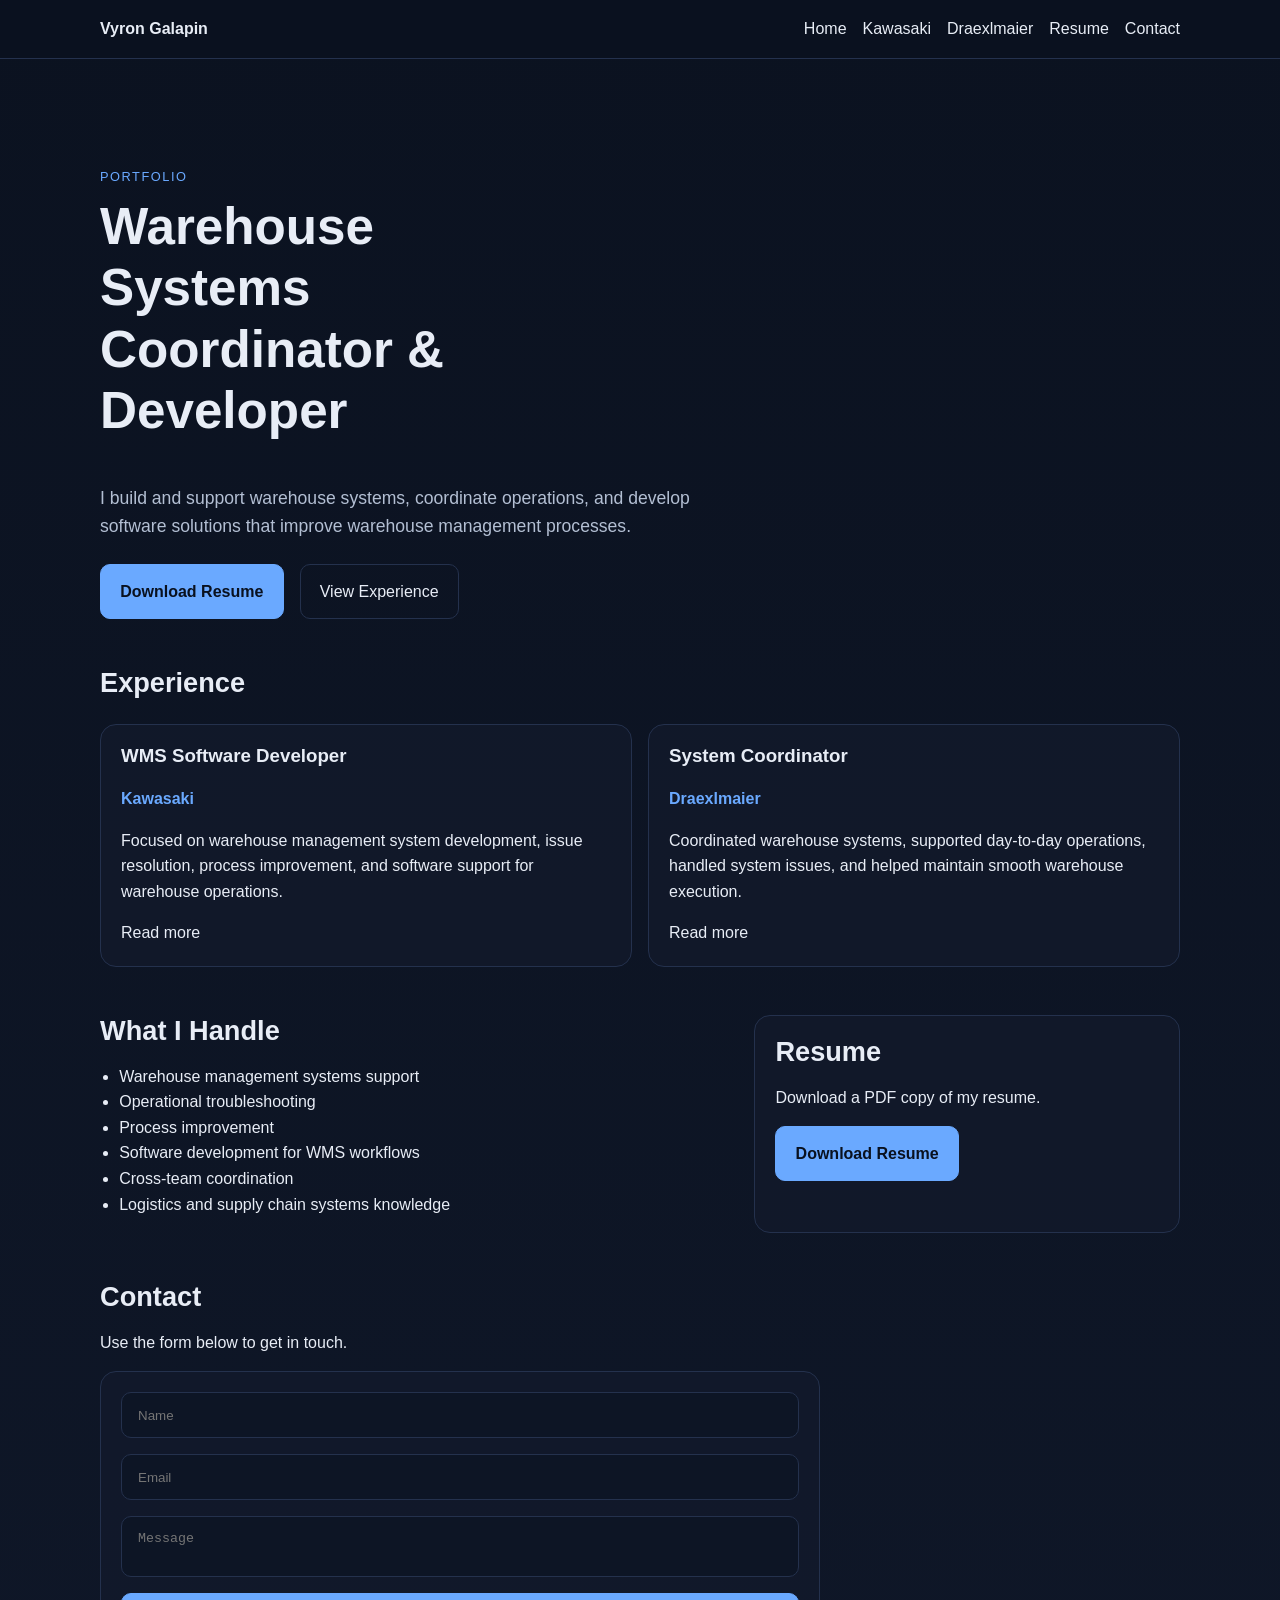
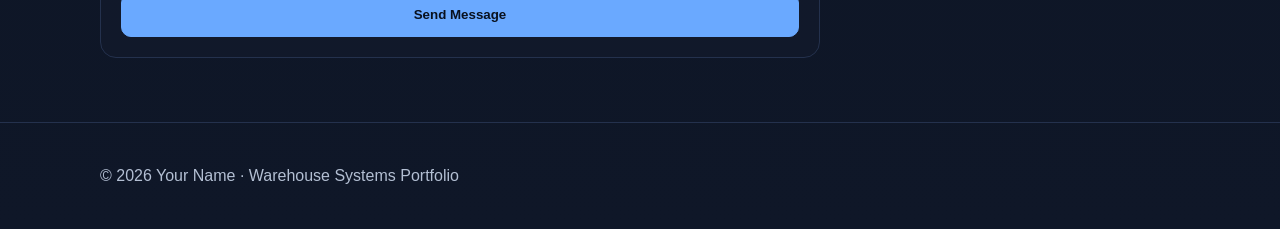
<file: index.html>
<!DOCTYPE html>
<html lang="en">

<head>
  <meta charset="UTF-8" />
  <meta name="viewport" content="width=device-width, initial-scale=1.0" />
  <title>Warehouse Systems & WMS Portfolio</title>
  <link rel="stylesheet" href="styles.css" />
</head>

<body>
  <header class="site-header">
    <div class="container nav">
      <a class="brand" href="index.html">Vyron Galapin</a>
      <nav>
        <a href="index.html">Home</a>
        <a href="kawasaki.html">Kawasaki</a>
        <a href="draexlmaier.html">Draexlmaier</a>
        <a href="assets/resume.pdf" download>Resume</a>
        <a href="#contact">Contact</a>
      </nav>
    </div>
  </header>

  <main>
    <section class="hero container">
      <p class="eyebrow">Portfolio</p>
      <h1>Warehouse Systems Coordinator & Developer</h1>
      <p class="lede">
        I build and support warehouse systems, coordinate operations, and develop software solutions that improve
        warehouse management processes.
      </p>
      <div class="cta-row">
        <a class="btn primary" href="assets/resume.pdf" download>Download Resume</a>
        <a class="btn" href="#roles">View Experience</a>
      </div>
    </section>

    <section id="roles" class="container">
      <h2>Experience</h2>
      <div class="cards">
        <article class="card">
          <h3>WMS Software Developer</h3>
          <p class="meta">Kawasaki</p>
          <p>
            Focused on warehouse management system development, issue resolution, process improvement,
            and software support for warehouse operations.
          </p>
          <a class="text-link" href="kawasaki.html">Read more</a>
        </article>

        <article class="card">
          <h3>System Coordinator</h3>
          <p class="meta">Draexlmaier</p>
          <p>
            Coordinated warehouse systems, supported day-to-day operations, handled system issues,
            and helped maintain smooth warehouse execution.
          </p>
          <a class="text-link" href="draexlmaier.html">Read more</a>
        </article>
      </div>
    </section>

    <section class="container split">
      <div>
        <h2>What I Handle</h2>
        <ul class="clean-list">
          <li>Warehouse management systems support</li>
          <li>Operational troubleshooting</li>
          <li>Process improvement</li>
          <li>Software development for WMS workflows</li>
          <li>Cross-team coordination</li>
          <li>Logistics and supply chain systems knowledge</li>
        </ul>
      </div>
      <div class="panel">
        <h2>Resume</h2>
        <p>Download a PDF copy of my resume.</p>
        <a class="btn primary" href="assets/resume.pdf" download>Download Resume</a>
      </div>
    </section>

    <section id="contact" class="container contact">
      <h2>Contact</h2>
      <p>Use the form below to get in touch.</p>
      <!-- <form id="contactForm" class="contact-form">
        <label>
          Name
          <input type="text" name="name" required />
        </label>
        <label>
          Email
          <input type="email" name="email" required />
        </label>
        <label>
          Message
          <textarea name="message" rows="6" required></textarea>
        </label>
        <button type="submit" class="btn primary">Send Message</button>
        <p id="formMessage" class="form-message"></p>
      </form> -->
      <!-- <p class="note">This starter version is ready for GitHub Pages. To make the form actually send email, connect it to a service like Formspree.</p> -->
      <form action="https://formspree.io/f/mbdzavdg" method="POST" class="contact-form">
        <input name="name" type="text" placeholder="Name" required>
        <input name="email" type="email" placeholder="Email" required>
        <textarea style="resize: none;" name="message" required placeholder="Message"></textarea>

        <input type="hidden" name="_subject" value="New portfolio contact submission">
        <input type="hidden" name="_next" value="https://yourusername.github.io/your-repo/thank-you.html">

        <button class="btn primary" type="submit" class="btn primary">Send Message</button>
      </form>
    </section>
  </main>

  <footer class="site-footer">
    <div class="container">
      <p>© 2026 Your Name · Warehouse Systems Portfolio</p>
    </div>
  </footer>

  <script src="main.js"></script>
</body>

</html>
</file>
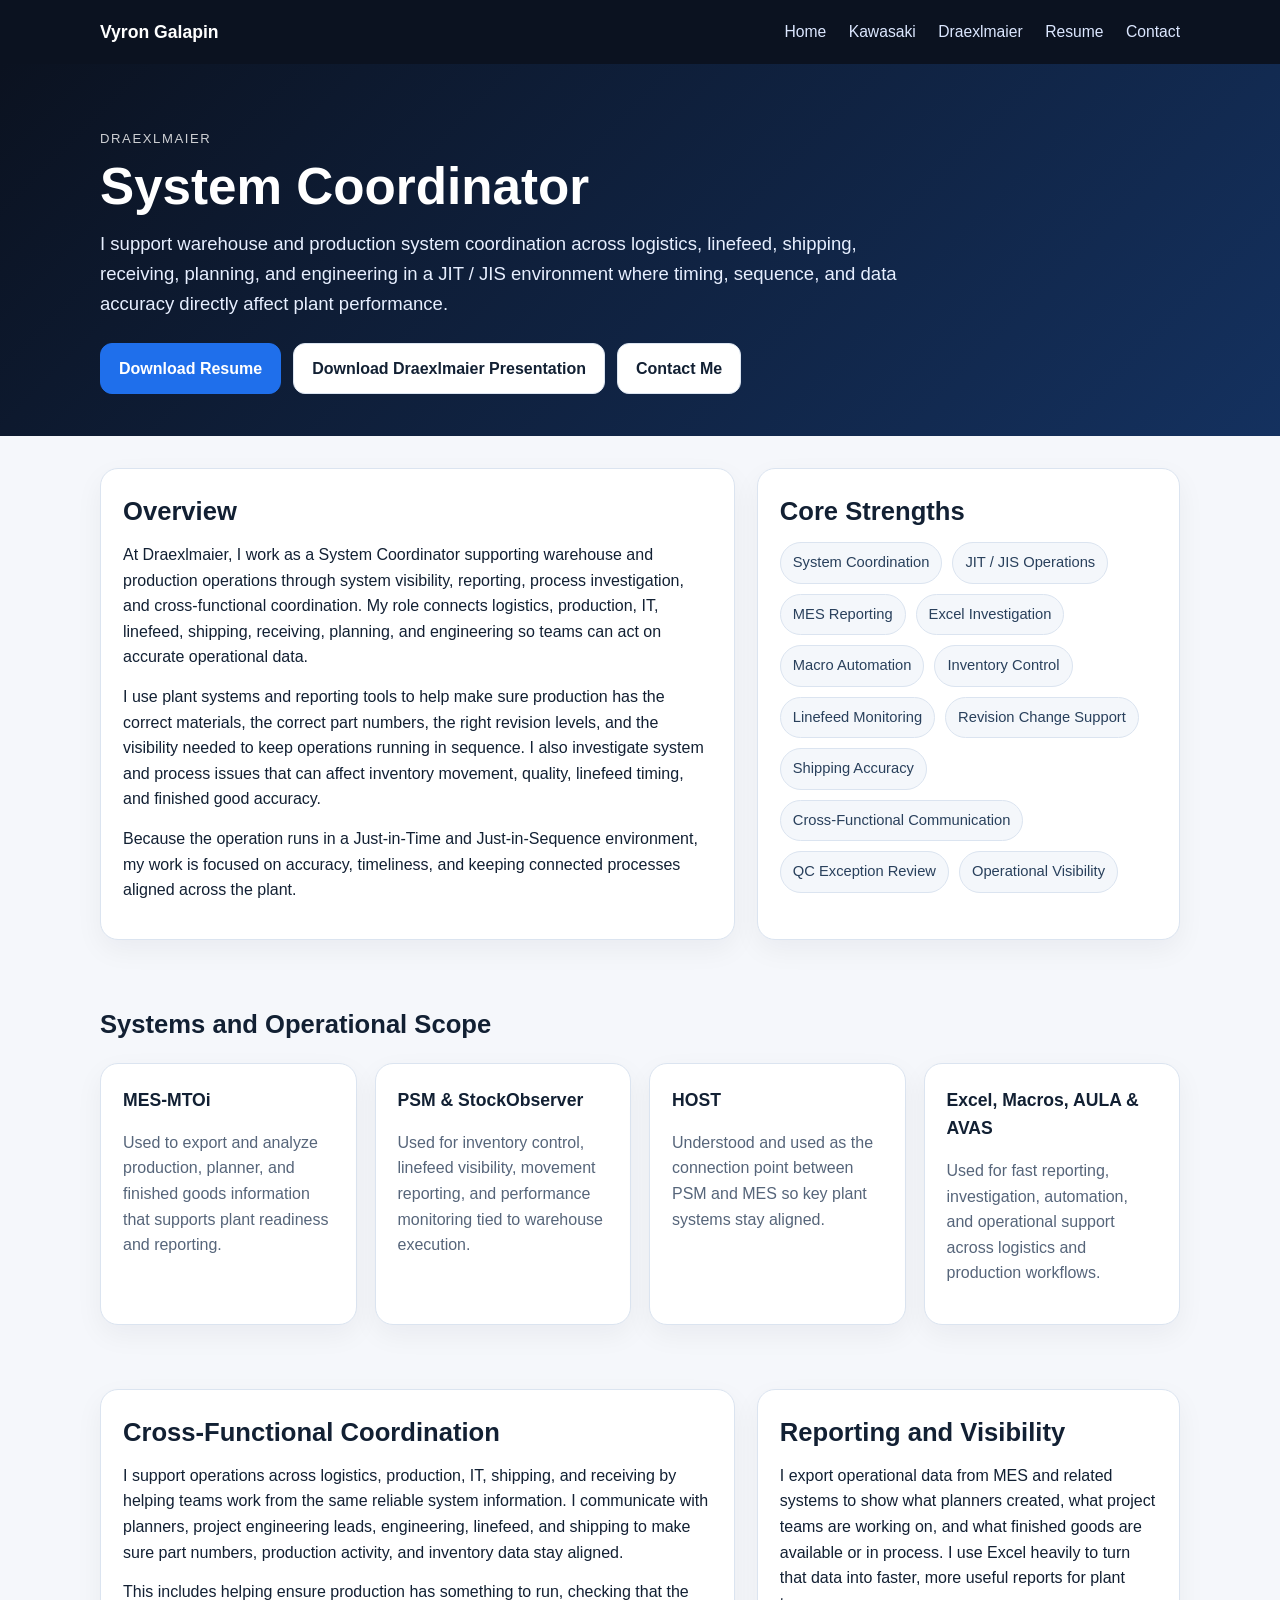
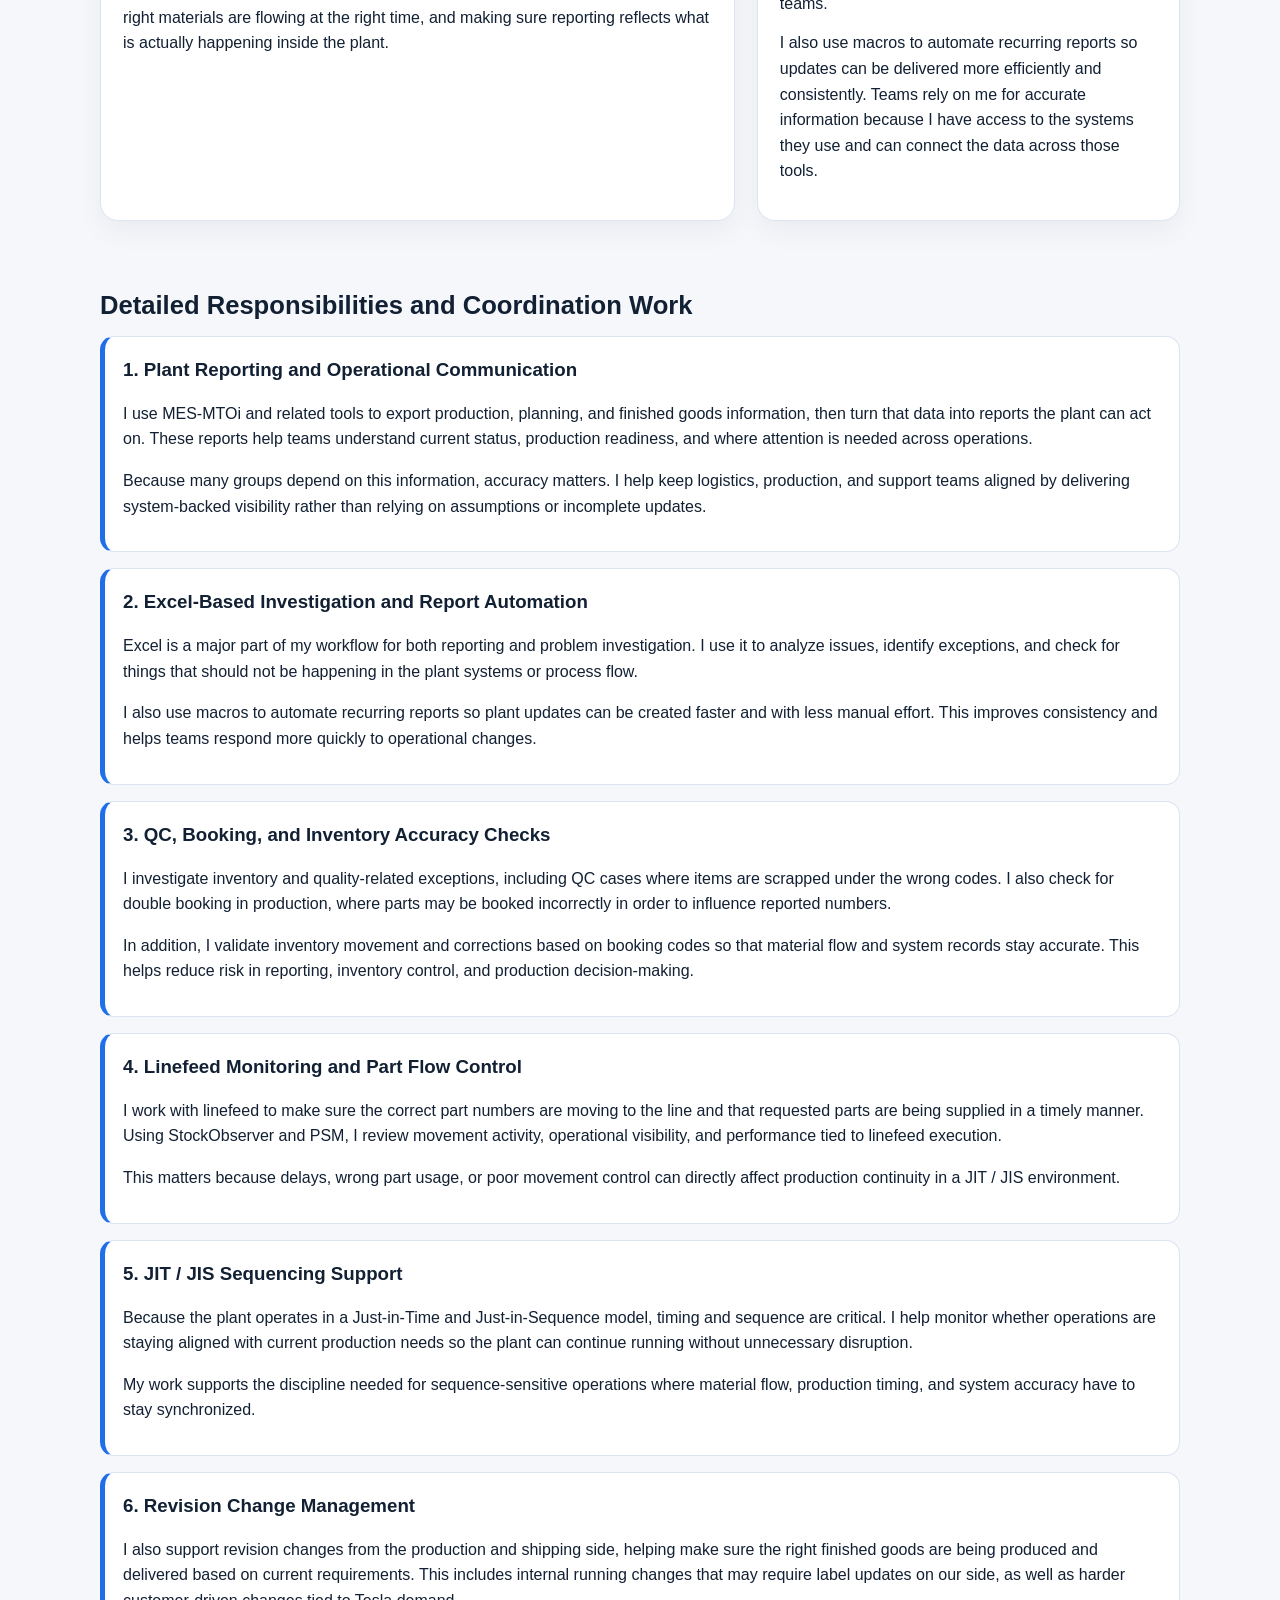
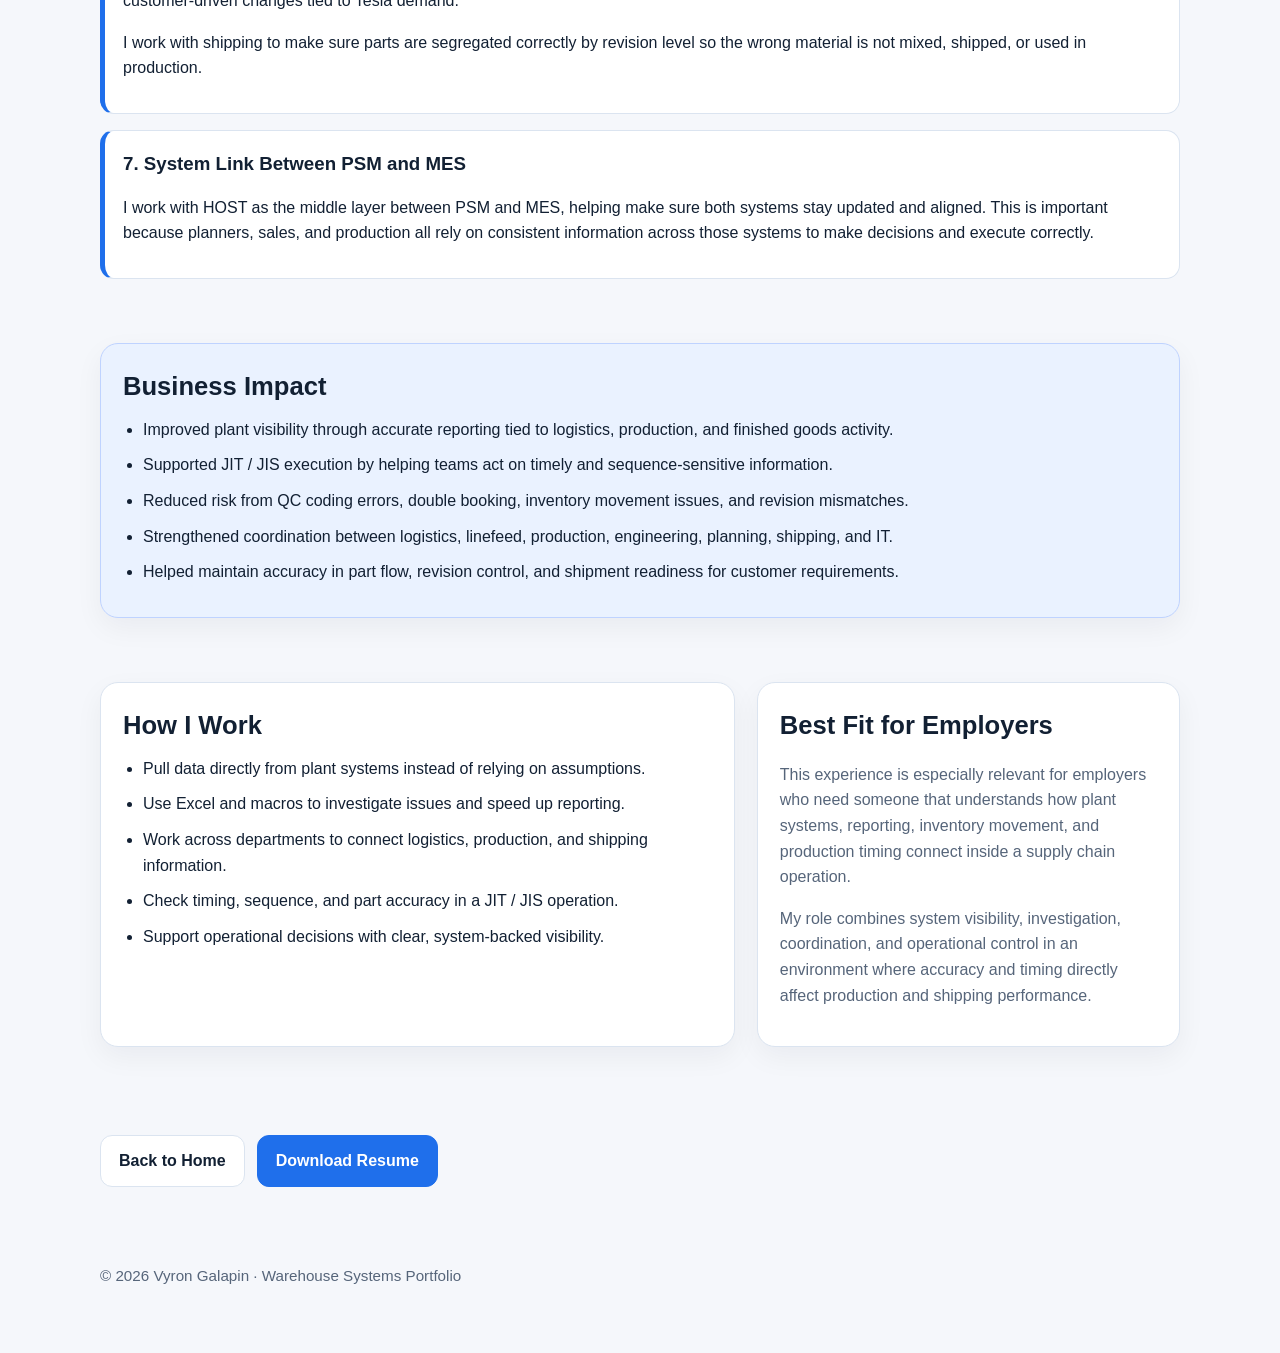
<file: draexlmaier.html>
<!DOCTYPE html>
<html lang="en">
<head>
  <meta charset="UTF-8" />
  <meta name="viewport" content="width=device-width, initial-scale=1.0" />
  <title>System Coordinator | Draexlmaier</title>
  <style>
    :root{
      --bg:#0b1220;
      --card:#ffffff;
      --ink:#122033;
      --muted:#56657a;
      --accent:#1f6feb;
      --accent-soft:#eaf2ff;
      --line:#dbe4f0;
      --chip:#f4f7fb;
    }
    *{box-sizing:border-box}
    body{
      margin:0;
      font-family:Arial, Helvetica, sans-serif;
      color:var(--ink);
      background:#f5f7fb;
      line-height:1.6;
    }
    .site-header{
      background:var(--bg);
      color:#fff;
      padding:18px 0;
      position:sticky;
      top:0;
      z-index:10;
    }
    .container{width:min(1080px, 92vw); margin:0 auto;}
    .nav{display:flex; justify-content:space-between; align-items:center; gap:16px;}
    .brand{color:#fff; font-weight:700; text-decoration:none; font-size:1.1rem;}
    nav a{color:#dce7ff; text-decoration:none; margin-left:18px; font-size:.98rem;}
    nav a:hover{color:#fff;}
    .hero{
      background:linear-gradient(135deg, #0b1220 0%, #14315f 100%);
      color:white;
      padding:64px 0 42px;
    }
    .eyebrow{
      text-transform:uppercase;
      letter-spacing:.12em;
      font-size:.82rem;
      opacity:.8;
      margin:0 0 10px;
    }
    h1{font-size:clamp(2rem, 4vw, 3.2rem); line-height:1.1; margin:0 0 14px;}
    .lede{font-size:1.16rem; max-width:820px; color:#e7efff; margin:0;}
    .section{padding:32px 0;}
    .grid{
      display:grid;
      grid-template-columns:repeat(auto-fit, minmax(240px, 1fr));
      gap:18px;
      margin-top:18px;
    }
    .card{
      background:var(--card);
      border:1px solid var(--line);
      border-radius:18px;
      padding:22px;
      box-shadow:0 10px 28px rgba(16,24,40,.05);
    }
    .card h3{margin:0 0 10px; font-size:1.1rem;}
    .muted{color:var(--muted);}
    .chips{display:flex; flex-wrap:wrap; gap:10px; margin-top:10px;}
    .chip{
      background:var(--chip);
      border:1px solid var(--line);
      padding:8px 12px;
      border-radius:999px;
      font-size:.92rem;
      color:#29405c;
    }
    h2{font-size:1.6rem; margin:0 0 10px;}
    .two-col{
      display:grid;
      grid-template-columns:1.2fr .8fr;
      gap:22px;
    }
    .readable p{margin:0 0 14px;}
    .list{padding-left:20px; margin:10px 0 0;}
    .list li{margin-bottom:10px;}
    .impact{
      background:var(--accent-soft);
      border:1px solid #bfd3ff;
    }
    .timeline{
      display:grid;
      gap:16px;
      margin-top:10px;
    }
    .step{
      background:#fff;
      border-left:5px solid var(--accent);
      border-radius:14px;
      padding:18px 18px 16px;
      border-top:1px solid var(--line);
      border-right:1px solid var(--line);
      border-bottom:1px solid var(--line);
    }
    .step h3{margin:0 0 6px}
    .footer{
      padding:30px 0 50px;
      color:var(--muted);
      font-size:.95rem;
    }
    .cta{
      display:flex; flex-wrap:wrap; gap:12px; margin-top:24px;
    }
    .btn{
      display:inline-block;
      padding:12px 18px;
      border-radius:12px;
      text-decoration:none;
      font-weight:700;
      border:1px solid var(--line);
      background:#fff;
      color:var(--ink);
    }
    .btn.primary{
      background:var(--accent);
      color:#fff;
      border-color:var(--accent);
    }
    @media (max-width: 860px){
      .two-col{grid-template-columns:1fr;}
      .nav{flex-direction:column; align-items:flex-start;}
      nav a{margin:0 14px 0 0;}
    }
  </style>
</head>
<body>
  <header class="site-header">
    <div class="container nav">
      <a class="brand" href="index.html">Vyron Galapin</a>
      <nav>
        <a href="index.html">Home</a>
        <a href="kawasaki.html">Kawasaki</a>
        <a href="draexlmaier.html">Draexlmaier</a>
        <a href="assets/resume.pdf" download>Resume</a>
        <a href="index.html#contact">Contact</a>
      </nav>
    </div>
  </header>

  <section class="hero">
    <div class="container">
      <p class="eyebrow">Draexlmaier</p>
      <h1>System Coordinator</h1>
      <p class="lede">I support warehouse and production system coordination across logistics, linefeed, shipping, receiving, planning, and engineering in a JIT / JIS environment where timing, sequence, and data accuracy directly affect plant performance.</p>
      <div class="cta">
        <a class="btn primary" href="assets/resume.pdf" download>Download Resume</a>
        <a class="btn" href="assets/draexlmaier_system_coordinator_presentation.pptx" download>Download Draexlmaier Presentation</a>
        <a class="btn" href="index.html#contact">Contact Me</a>
      </div>
    </div>
  </section>

  <main class="container">
    <section class="section two-col">
      <div class="card readable">
        <h2>Overview</h2>
        <p>At Draexlmaier, I work as a System Coordinator supporting warehouse and production operations through system visibility, reporting, process investigation, and cross-functional coordination. My role connects logistics, production, IT, linefeed, shipping, receiving, planning, and engineering so teams can act on accurate operational data.</p>
        <p>I use plant systems and reporting tools to help make sure production has the correct materials, the correct part numbers, the right revision levels, and the visibility needed to keep operations running in sequence. I also investigate system and process issues that can affect inventory movement, quality, linefeed timing, and finished good accuracy.</p>
        <p>Because the operation runs in a Just-in-Time and Just-in-Sequence environment, my work is focused on accuracy, timeliness, and keeping connected processes aligned across the plant.</p>
      </div>
      <div class="card">
        <h2>Core Strengths</h2>
        <div class="chips">
          <span class="chip">System Coordination</span>
          <span class="chip">JIT / JIS Operations</span>
          <span class="chip">MES Reporting</span>
          <span class="chip">Excel Investigation</span>
          <span class="chip">Macro Automation</span>
          <span class="chip">Inventory Control</span>
          <span class="chip">Linefeed Monitoring</span>
          <span class="chip">Revision Change Support</span>
          <span class="chip">Shipping Accuracy</span>
          <span class="chip">Cross-Functional Communication</span>
          <span class="chip">QC Exception Review</span>
          <span class="chip">Operational Visibility</span>
        </div>
      </div>
    </section>

    <section class="section">
      <h2>Systems and Operational Scope</h2>
      <div class="grid">
        <div class="card">
          <h3>MES-MTOi</h3>
          <p class="muted">Used to export and analyze production, planner, and finished goods information that supports plant readiness and reporting.</p>
        </div>
        <div class="card">
          <h3>PSM & StockObserver</h3>
          <p class="muted">Used for inventory control, linefeed visibility, movement reporting, and performance monitoring tied to warehouse execution.</p>
        </div>
        <div class="card">
          <h3>HOST</h3>
          <p class="muted">Understood and used as the connection point between PSM and MES so key plant systems stay aligned.</p>
        </div>
        <div class="card">
          <h3>Excel, Macros, AULA & AVAS</h3>
          <p class="muted">Used for fast reporting, investigation, automation, and operational support across logistics and production workflows.</p>
        </div>
      </div>
    </section>

    <section class="section two-col">
      <div class="card readable">
        <h2>Cross-Functional Coordination</h2>
        <p>I support operations across logistics, production, IT, shipping, and receiving by helping teams work from the same reliable system information. I communicate with planners, project engineering leads, engineering, linefeed, and shipping to make sure part numbers, production activity, and inventory data stay aligned.</p>
        <p>This includes helping ensure production has something to run, checking that the right materials are flowing at the right time, and making sure reporting reflects what is actually happening inside the plant.</p>
      </div>
      <div class="card readable">
        <h2>Reporting and Visibility</h2>
        <p>I export operational data from MES and related systems to show what planners created, what project teams are working on, and what finished goods are available or in process. I use Excel heavily to turn that data into faster, more useful reports for plant teams.</p>
        <p>I also use macros to automate recurring reports so updates can be delivered more efficiently and consistently. Teams rely on me for accurate information because I have access to the systems they use and can connect the data across those tools.</p>
      </div>
    </section>

    <section class="section">
      <h2>Detailed Responsibilities and Coordination Work</h2>
      <div class="timeline">
        <div class="step">
          <h3>1. Plant Reporting and Operational Communication</h3>
          <p>I use MES-MTOi and related tools to export production, planning, and finished goods information, then turn that data into reports the plant can act on. These reports help teams understand current status, production readiness, and where attention is needed across operations.</p>
          <p>Because many groups depend on this information, accuracy matters. I help keep logistics, production, and support teams aligned by delivering system-backed visibility rather than relying on assumptions or incomplete updates.</p>
        </div>

        <div class="step">
          <h3>2. Excel-Based Investigation and Report Automation</h3>
          <p>Excel is a major part of my workflow for both reporting and problem investigation. I use it to analyze issues, identify exceptions, and check for things that should not be happening in the plant systems or process flow.</p>
          <p>I also use macros to automate recurring reports so plant updates can be created faster and with less manual effort. This improves consistency and helps teams respond more quickly to operational changes.</p>
        </div>

        <div class="step">
          <h3>3. QC, Booking, and Inventory Accuracy Checks</h3>
          <p>I investigate inventory and quality-related exceptions, including QC cases where items are scrapped under the wrong codes. I also check for double booking in production, where parts may be booked incorrectly in order to influence reported numbers.</p>
          <p>In addition, I validate inventory movement and corrections based on booking codes so that material flow and system records stay accurate. This helps reduce risk in reporting, inventory control, and production decision-making.</p>
        </div>

        <div class="step">
          <h3>4. Linefeed Monitoring and Part Flow Control</h3>
          <p>I work with linefeed to make sure the correct part numbers are moving to the line and that requested parts are being supplied in a timely manner. Using StockObserver and PSM, I review movement activity, operational visibility, and performance tied to linefeed execution.</p>
          <p>This matters because delays, wrong part usage, or poor movement control can directly affect production continuity in a JIT / JIS environment.</p>
        </div>

        <div class="step">
          <h3>5. JIT / JIS Sequencing Support</h3>
          <p>Because the plant operates in a Just-in-Time and Just-in-Sequence model, timing and sequence are critical. I help monitor whether operations are staying aligned with current production needs so the plant can continue running without unnecessary disruption.</p>
          <p>My work supports the discipline needed for sequence-sensitive operations where material flow, production timing, and system accuracy have to stay synchronized.</p>
        </div>

        <div class="step">
          <h3>6. Revision Change Management</h3>
          <p>I also support revision changes from the production and shipping side, helping make sure the right finished goods are being produced and delivered based on current requirements. This includes internal running changes that may require label updates on our side, as well as harder customer-driven changes tied to Tesla demand.</p>
          <p>I work with shipping to make sure parts are segregated correctly by revision level so the wrong material is not mixed, shipped, or used in production.</p>
        </div>

        <div class="step">
          <h3>7. System Link Between PSM and MES</h3>
          <p>I work with HOST as the middle layer between PSM and MES, helping make sure both systems stay updated and aligned. This is important because planners, sales, and production all rely on consistent information across those systems to make decisions and execute correctly.</p>
        </div>
      </div>
    </section>

    <section class="section">
      <div class="card impact readable">
        <h2>Business Impact</h2>
        <ul class="list">
          <li>Improved plant visibility through accurate reporting tied to logistics, production, and finished goods activity.</li>
          <li>Supported JIT / JIS execution by helping teams act on timely and sequence-sensitive information.</li>
          <li>Reduced risk from QC coding errors, double booking, inventory movement issues, and revision mismatches.</li>
          <li>Strengthened coordination between logistics, linefeed, production, engineering, planning, shipping, and IT.</li>
          <li>Helped maintain accuracy in part flow, revision control, and shipment readiness for customer requirements.</li>
        </ul>
      </div>
    </section>

    <section class="section two-col">
      <div class="card">
        <h2>How I Work</h2>
        <ul class="list">
          <li>Pull data directly from plant systems instead of relying on assumptions.</li>
          <li>Use Excel and macros to investigate issues and speed up reporting.</li>
          <li>Work across departments to connect logistics, production, and shipping information.</li>
          <li>Check timing, sequence, and part accuracy in a JIT / JIS operation.</li>
          <li>Support operational decisions with clear, system-backed visibility.</li>
        </ul>
      </div>
      <div class="card">
        <h2>Best Fit for Employers</h2>
        <p class="muted">This experience is especially relevant for employers who need someone that understands how plant systems, reporting, inventory movement, and production timing connect inside a supply chain operation.</p>
        <p class="muted">My role combines system visibility, investigation, coordination, and operational control in an environment where accuracy and timing directly affect production and shipping performance.</p>
      </div>
    </section>

    <section class="section">
      <div class="cta">
        <a class="btn" href="index.html">Back to Home</a>
        <a class="btn primary" href="assets/resume.pdf" download>Download Resume</a>
      </div>
    </section>

    <footer class="footer">
      <p>© 2026 Vyron Galapin · Warehouse Systems Portfolio</p>
    </footer>
  </main>
</body>
</html>
</file>
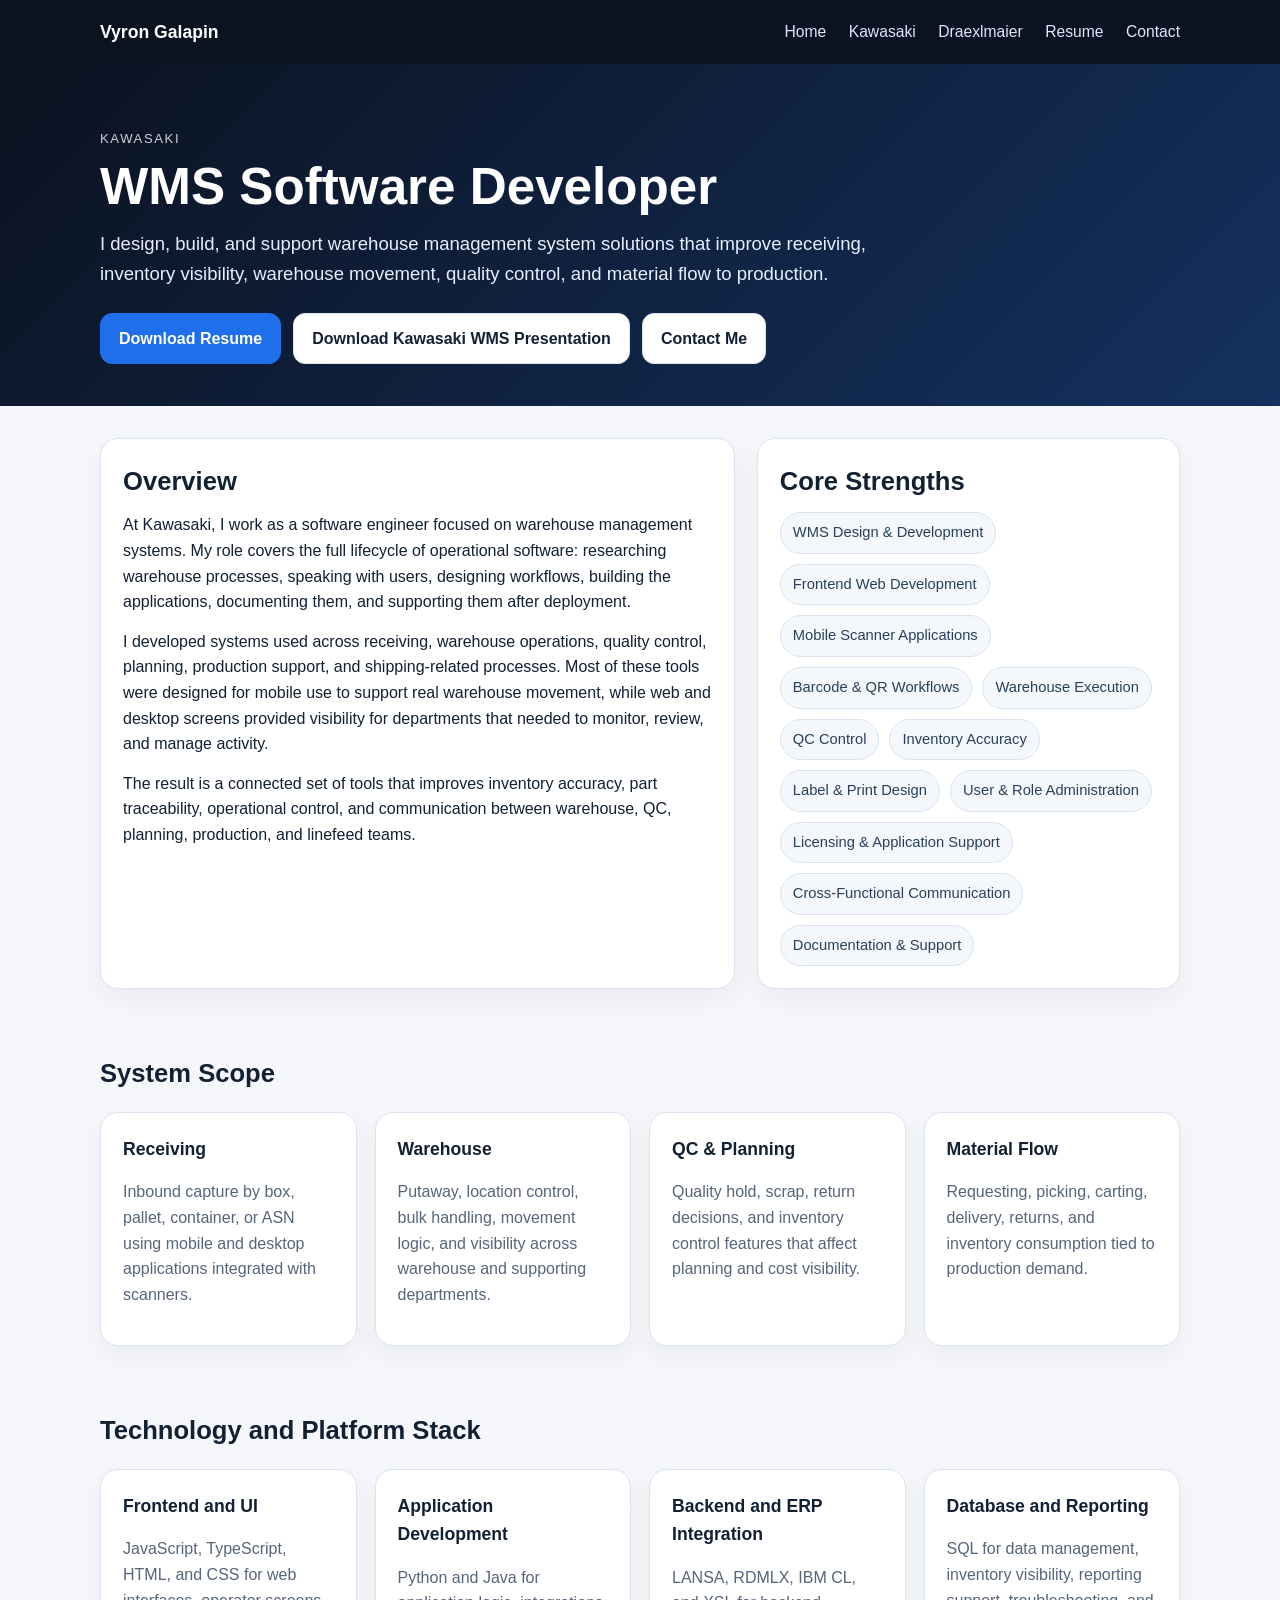
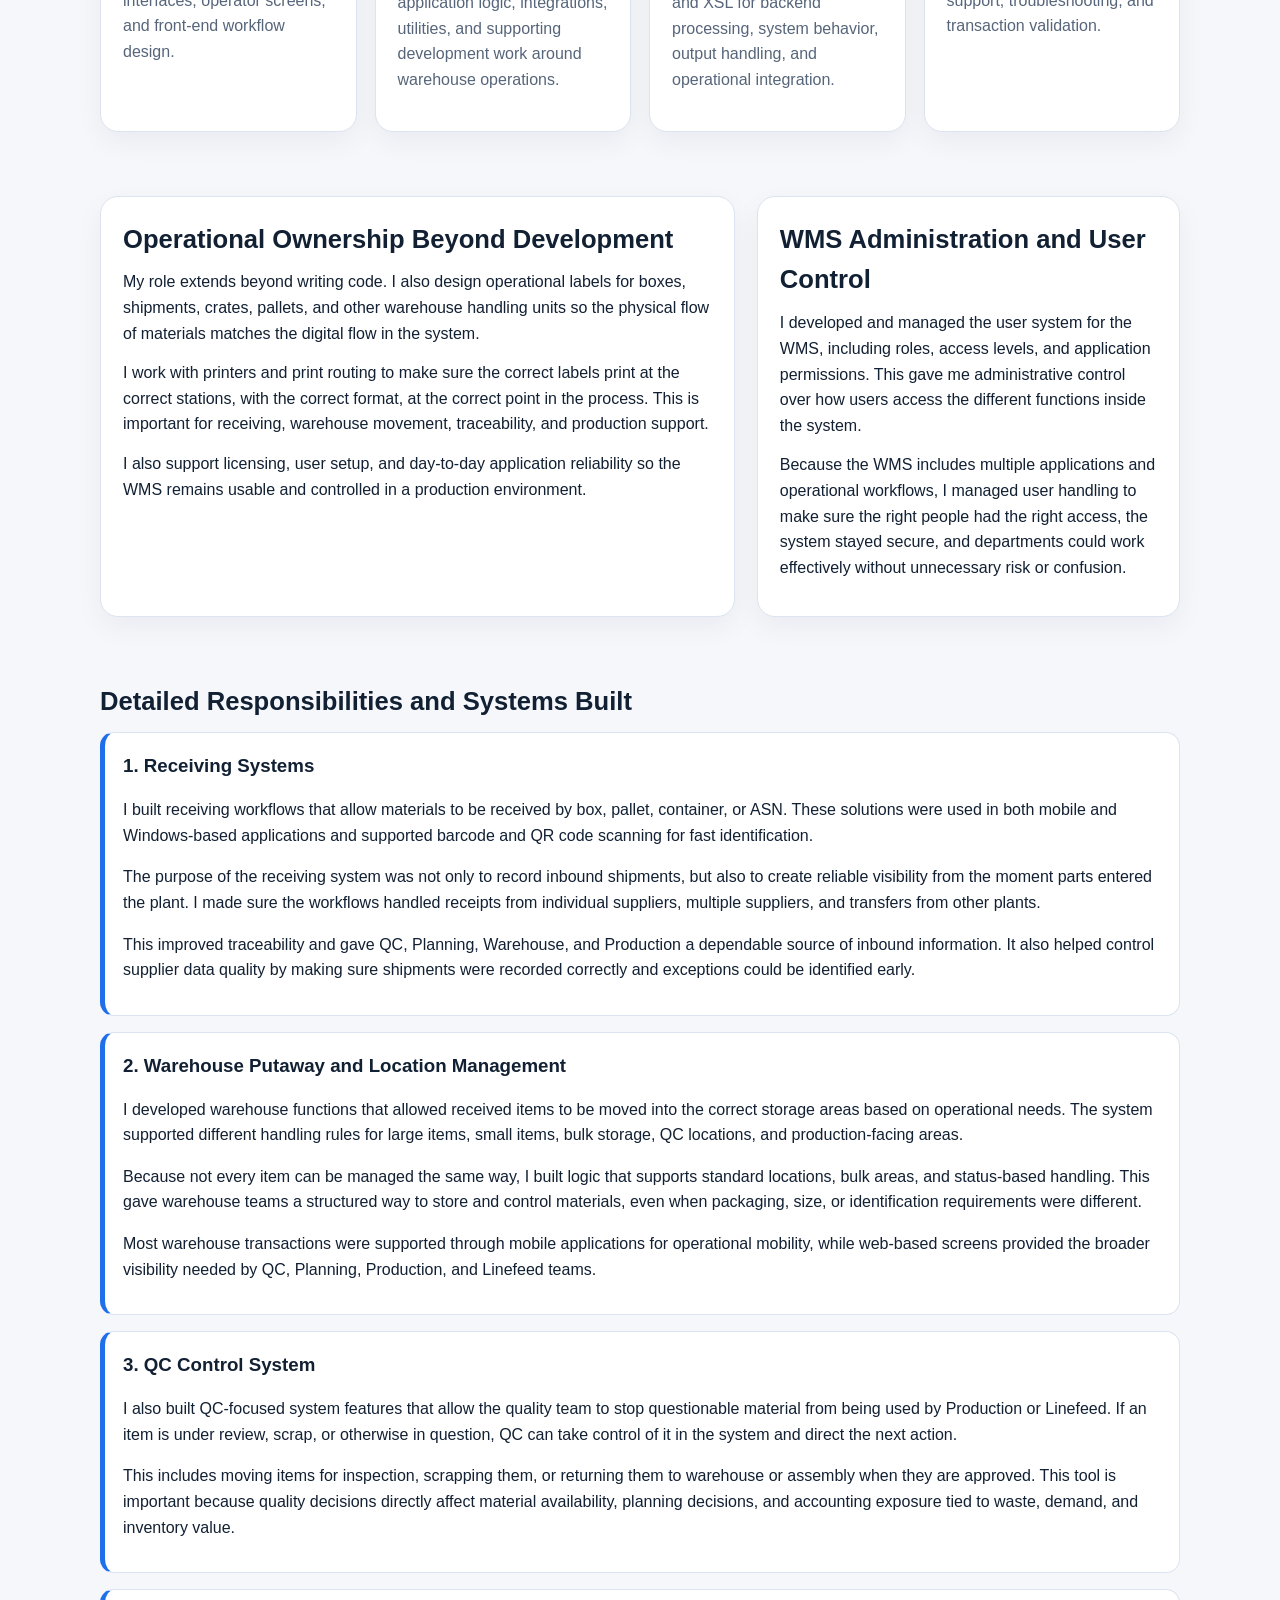
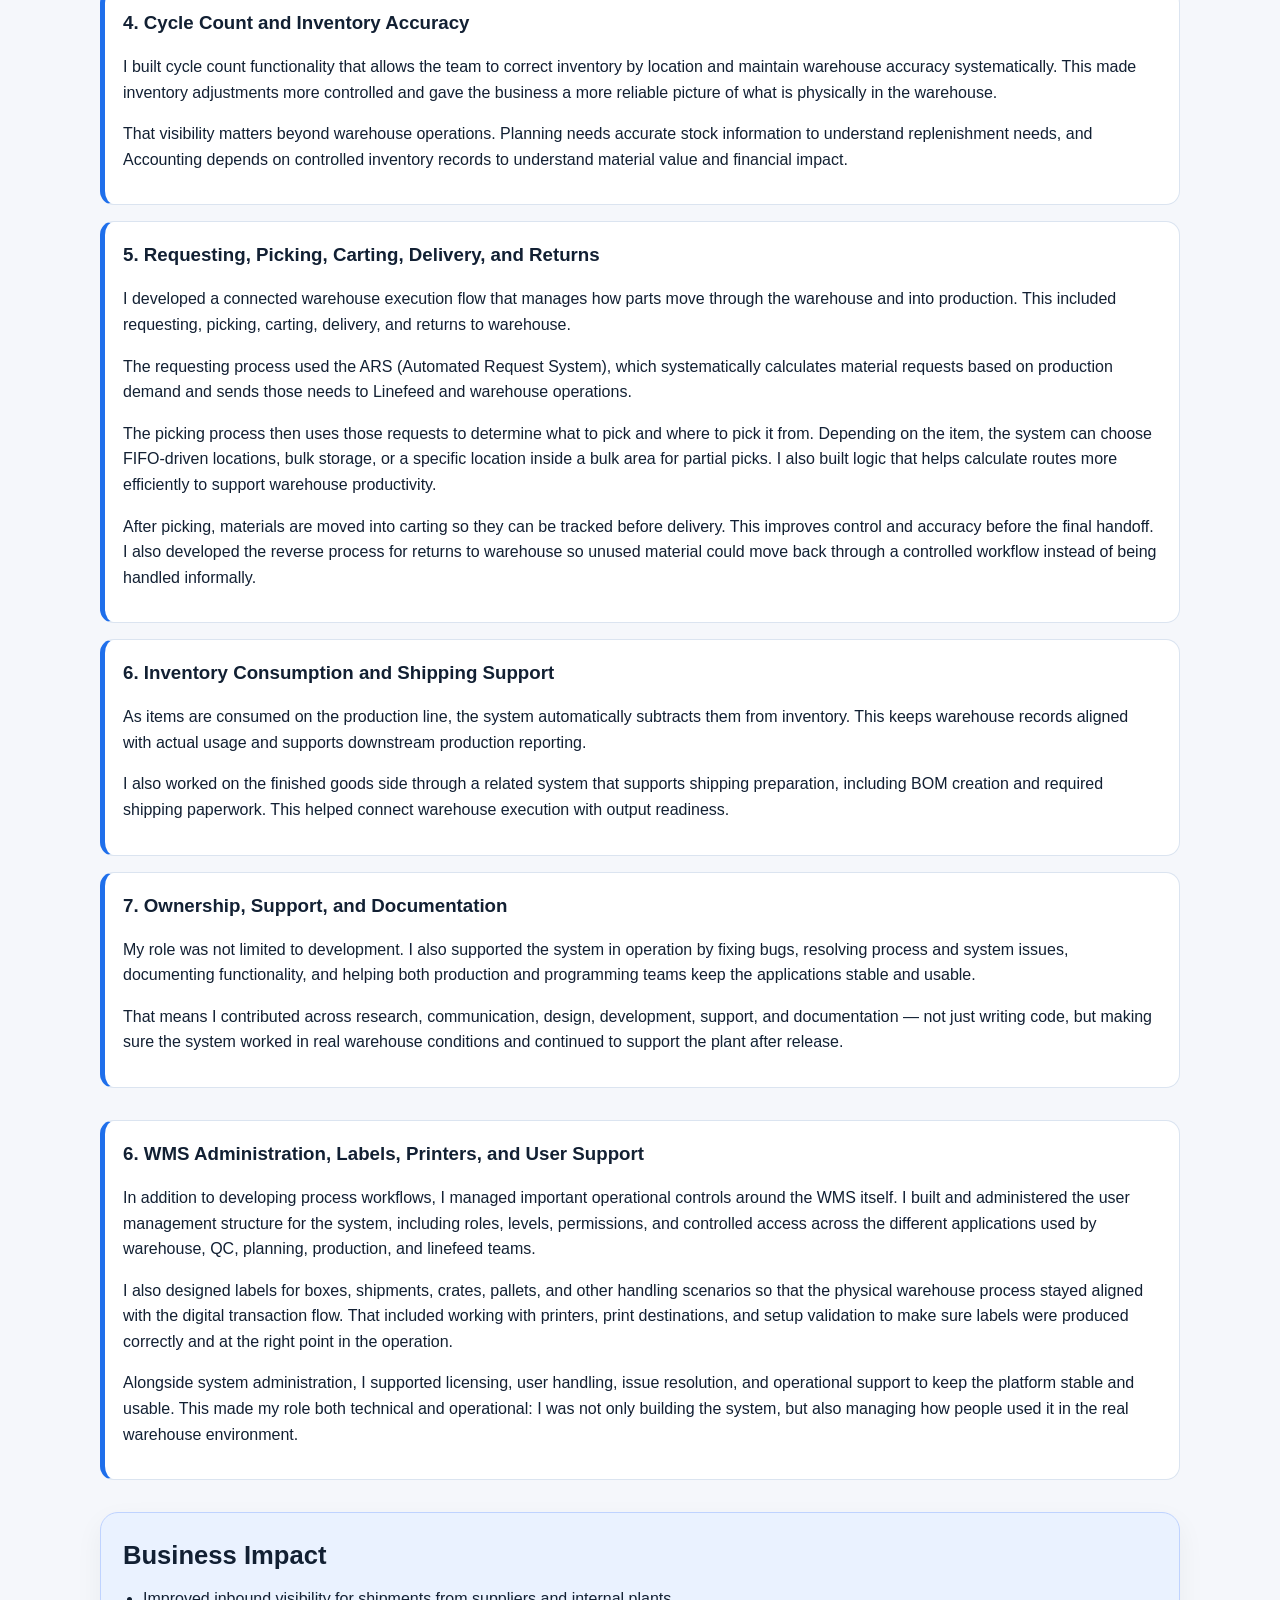
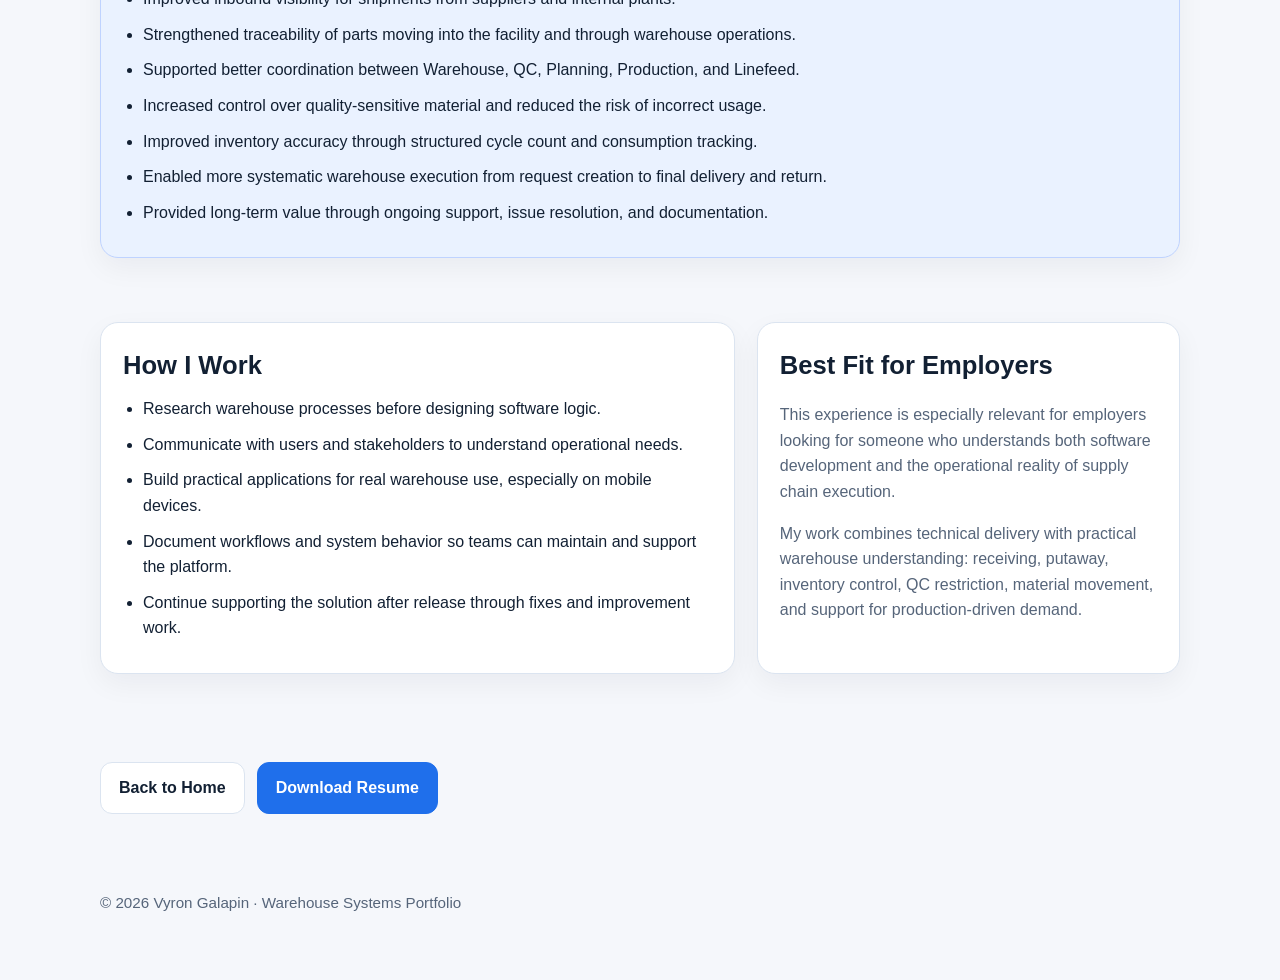
<file: kawasaki.html>
<!DOCTYPE html>
<html lang="en">
<head>
  <meta charset="UTF-8" />
  <meta name="viewport" content="width=device-width, initial-scale=1.0" />
  <title>WMS Software Developer | Kawasaki</title>
  <style>
    :root{
      --bg:#0b1220;
      --card:#ffffff;
      --ink:#122033;
      --muted:#56657a;
      --accent:#1f6feb;
      --accent-soft:#eaf2ff;
      --line:#dbe4f0;
      --chip:#f4f7fb;
    }
    *{box-sizing:border-box}
    body{
      margin:0;
      font-family:Arial, Helvetica, sans-serif;
      color:var(--ink);
      background:#f5f7fb;
      line-height:1.6;
    }
    .site-header{
      background:var(--bg);
      color:#fff;
      padding:18px 0;
      position:sticky;
      top:0;
      z-index:10;
    }
    .container{width:min(1080px, 92vw); margin:0 auto;}
    .nav{display:flex; justify-content:space-between; align-items:center; gap:16px;}
    .brand{color:#fff; font-weight:700; text-decoration:none; font-size:1.1rem;}
    nav a{color:#dce7ff; text-decoration:none; margin-left:18px; font-size:.98rem;}
    nav a:hover{color:#fff;}
    .hero{
      background:linear-gradient(135deg, #0b1220 0%, #14315f 100%);
      color:white;
      padding:64px 0 42px;
    }
    .eyebrow{
      text-transform:uppercase;
      letter-spacing:.12em;
      font-size:.82rem;
      opacity:.8;
      margin:0 0 10px;
    }
    h1{font-size:clamp(2rem, 4vw, 3.2rem); line-height:1.1; margin:0 0 14px;}
    .lede{font-size:1.16rem; max-width:780px; color:#e7efff; margin:0;}
    .section{padding:32px 0;}
    .grid{
      display:grid;
      grid-template-columns:repeat(auto-fit, minmax(240px, 1fr));
      gap:18px;
      margin-top:18px;
    }
    .card{
      background:var(--card);
      border:1px solid var(--line);
      border-radius:18px;
      padding:22px;
      box-shadow:0 10px 28px rgba(16,24,40,.05);
    }
    .card h3{margin:0 0 10px; font-size:1.1rem;}
    .muted{color:var(--muted);}
    .chips{display:flex; flex-wrap:wrap; gap:10px; margin-top:10px;}
    .chip{
      background:var(--chip);
      border:1px solid var(--line);
      padding:8px 12px;
      border-radius:999px;
      font-size:.92rem;
      color:#29405c;
    }
    h2{font-size:1.6rem; margin:0 0 10px;}
    .two-col{
      display:grid;
      grid-template-columns:1.2fr .8fr;
      gap:22px;
    }
    .readable p{margin:0 0 14px;}
    .list{padding-left:20px; margin:10px 0 0;}
    .list li{margin-bottom:10px;}
    .impact{
      background:var(--accent-soft);
      border:1px solid #bfd3ff;
    }
    .timeline{
      display:grid;
      gap:16px;
      margin-top:10px;
    }
    .step{
      background:#fff;
      border-left:5px solid var(--accent);
      border-radius:14px;
      padding:18px 18px 16px;
      border-top:1px solid var(--line);
      border-right:1px solid var(--line);
      border-bottom:1px solid var(--line);
    }
    .step h3{margin:0 0 6px}
    .footer{
      padding:30px 0 50px;
      color:var(--muted);
      font-size:.95rem;
    }
    .cta{
      display:flex; flex-wrap:wrap; gap:12px; margin-top:24px;
    }
    .btn{
      display:inline-block;
      padding:12px 18px;
      border-radius:12px;
      text-decoration:none;
      font-weight:700;
      border:1px solid var(--line);
      background:#fff;
      color:var(--ink);
    }
    .btn.primary{
      background:var(--accent);
      color:#fff;
      border-color:var(--accent);
    }
    @media (max-width: 860px){
      .two-col{grid-template-columns:1fr;}
      .nav{flex-direction:column; align-items:flex-start;}
      nav a{margin:0 14px 0 0;}
    }
  </style>
</head>
<body>
  <header class="site-header">
    <div class="container nav">
      <a class="brand" href="index.html">Vyron Galapin</a>
      <nav>
        <a href="index.html">Home</a>
        <a href="kawasaki.html">Kawasaki</a>
        <a href="draexlmaier.html">Draexlmaier</a>
        <a href="assets/resume.pdf" download>Resume</a>
        <a href="index.html#contact">Contact</a>
      </nav>
    </div>
  </header>

  <section class="hero">
    <div class="container">
      <p class="eyebrow">Kawasaki</p>
      <h1>WMS Software Developer</h1>
      <p class="lede">I design, build, and support warehouse management system solutions that improve receiving, inventory visibility, warehouse movement, quality control, and material flow to production.</p>
      <div class="cta">
        <a class="btn primary" href="assets/resume.pdf" download>Download Resume</a>
        <a class="btn" href="assets/kawasaki_wms_presentation.pptx" download>Download Kawasaki WMS Presentation</a>
        <a class="btn" href="index.html#contact">Contact Me</a>
      </div>
    </div>
  </section>

  <main class="container">
    <section class="section two-col">
      <div class="card readable">
        <h2>Overview</h2>
        <p>At Kawasaki, I work as a software engineer focused on warehouse management systems. My role covers the full lifecycle of operational software: researching warehouse processes, speaking with users, designing workflows, building the applications, documenting them, and supporting them after deployment.</p>
        <p>I developed systems used across receiving, warehouse operations, quality control, planning, production support, and shipping-related processes. Most of these tools were designed for mobile use to support real warehouse movement, while web and desktop screens provided visibility for departments that needed to monitor, review, and manage activity.</p>
        <p>The result is a connected set of tools that improves inventory accuracy, part traceability, operational control, and communication between warehouse, QC, planning, production, and linefeed teams.</p>
      </div>
      <div class="card">
        <h2>Core Strengths</h2>
        <div class="chips">
          <span class="chip">WMS Design & Development</span>
          <span class="chip">Frontend Web Development</span>
          <span class="chip">Mobile Scanner Applications</span>
          <span class="chip">Barcode & QR Workflows</span>
          <span class="chip">Warehouse Execution</span>
          <span class="chip">QC Control</span>
          <span class="chip">Inventory Accuracy</span>
          <span class="chip">Label & Print Design</span>
          <span class="chip">User & Role Administration</span>
          <span class="chip">Licensing & Application Support</span>
          <span class="chip">Cross-Functional Communication</span>
          <span class="chip">Documentation & Support</span>
        </div>
      </div>
    </section>

    <section class="section">
      <h2>System Scope</h2>
      <div class="grid">
        <div class="card">
          <h3>Receiving</h3>
          <p class="muted">Inbound capture by box, pallet, container, or ASN using mobile and desktop applications integrated with scanners.</p>
        </div>
        <div class="card">
          <h3>Warehouse</h3>
          <p class="muted">Putaway, location control, bulk handling, movement logic, and visibility across warehouse and supporting departments.</p>
        </div>
        <div class="card">
          <h3>QC & Planning</h3>
          <p class="muted">Quality hold, scrap, return decisions, and inventory control features that affect planning and cost visibility.</p>
        </div>
        <div class="card">
          <h3>Material Flow</h3>
          <p class="muted">Requesting, picking, carting, delivery, returns, and inventory consumption tied to production demand.</p>
        </div>
      </div>
    </section>

    <section class="section">
      <h2>Technology and Platform Stack</h2>
      <div class="grid">
        <div class="card">
          <h3>Frontend and UI</h3>
          <p class="muted">JavaScript, TypeScript, HTML, and CSS for web interfaces, operator screens, and front-end workflow design.</p>
        </div>
        <div class="card">
          <h3>Application Development</h3>
          <p class="muted">Python and Java for application logic, integrations, utilities, and supporting development work around warehouse operations.</p>
        </div>
        <div class="card">
          <h3>Backend and ERP Integration</h3>
          <p class="muted">LANSA, RDMLX, IBM CL, and XSL for backend processing, system behavior, output handling, and operational integration.</p>
        </div>
        <div class="card">
          <h3>Database and Reporting</h3>
          <p class="muted">SQL for data management, inventory visibility, reporting support, troubleshooting, and transaction validation.</p>
        </div>
      </div>
    </section>

    <section class="section two-col">
      <div class="card readable">
        <h2>Operational Ownership Beyond Development</h2>
        <p>My role extends beyond writing code. I also design operational labels for boxes, shipments, crates, pallets, and other warehouse handling units so the physical flow of materials matches the digital flow in the system.</p>
        <p>I work with printers and print routing to make sure the correct labels print at the correct stations, with the correct format, at the correct point in the process. This is important for receiving, warehouse movement, traceability, and production support.</p>
        <p>I also support licensing, user setup, and day-to-day application reliability so the WMS remains usable and controlled in a production environment.</p>
      </div>
      <div class="card readable">
        <h2>WMS Administration and User Control</h2>
        <p>I developed and managed the user system for the WMS, including roles, access levels, and application permissions. This gave me administrative control over how users access the different functions inside the system.</p>
        <p>Because the WMS includes multiple applications and operational workflows, I managed user handling to make sure the right people had the right access, the system stayed secure, and departments could work effectively without unnecessary risk or confusion.</p>
      </div>
    </section>

    <section class="section">
      <h2>Detailed Responsibilities and Systems Built</h2>
      <div class="timeline">
        <div class="step">
          <h3>1. Receiving Systems</h3>
          <p>I built receiving workflows that allow materials to be received by box, pallet, container, or ASN. These solutions were used in both mobile and Windows-based applications and supported barcode and QR code scanning for fast identification.</p>
          <p>The purpose of the receiving system was not only to record inbound shipments, but also to create reliable visibility from the moment parts entered the plant. I made sure the workflows handled receipts from individual suppliers, multiple suppliers, and transfers from other plants.</p>
          <p>This improved traceability and gave QC, Planning, Warehouse, and Production a dependable source of inbound information. It also helped control supplier data quality by making sure shipments were recorded correctly and exceptions could be identified early.</p>
        </div>

        <div class="step">
          <h3>2. Warehouse Putaway and Location Management</h3>
          <p>I developed warehouse functions that allowed received items to be moved into the correct storage areas based on operational needs. The system supported different handling rules for large items, small items, bulk storage, QC locations, and production-facing areas.</p>
          <p>Because not every item can be managed the same way, I built logic that supports standard locations, bulk areas, and status-based handling. This gave warehouse teams a structured way to store and control materials, even when packaging, size, or identification requirements were different.</p>
          <p>Most warehouse transactions were supported through mobile applications for operational mobility, while web-based screens provided the broader visibility needed by QC, Planning, Production, and Linefeed teams.</p>
        </div>

        <div class="step">
          <h3>3. QC Control System</h3>
          <p>I also built QC-focused system features that allow the quality team to stop questionable material from being used by Production or Linefeed. If an item is under review, scrap, or otherwise in question, QC can take control of it in the system and direct the next action.</p>
          <p>This includes moving items for inspection, scrapping them, or returning them to warehouse or assembly when they are approved. This tool is important because quality decisions directly affect material availability, planning decisions, and accounting exposure tied to waste, demand, and inventory value.</p>
        </div>

        <div class="step">
          <h3>4. Cycle Count and Inventory Accuracy</h3>
          <p>I built cycle count functionality that allows the team to correct inventory by location and maintain warehouse accuracy systematically. This made inventory adjustments more controlled and gave the business a more reliable picture of what is physically in the warehouse.</p>
          <p>That visibility matters beyond warehouse operations. Planning needs accurate stock information to understand replenishment needs, and Accounting depends on controlled inventory records to understand material value and financial impact.</p>
        </div>

        <div class="step">
          <h3>5. Requesting, Picking, Carting, Delivery, and Returns</h3>
          <p>I developed a connected warehouse execution flow that manages how parts move through the warehouse and into production. This included requesting, picking, carting, delivery, and returns to warehouse.</p>
          <p>The requesting process used the ARS (Automated Request System), which systematically calculates material requests based on production demand and sends those needs to Linefeed and warehouse operations.</p>
          <p>The picking process then uses those requests to determine what to pick and where to pick it from. Depending on the item, the system can choose FIFO-driven locations, bulk storage, or a specific location inside a bulk area for partial picks. I also built logic that helps calculate routes more efficiently to support warehouse productivity.</p>
          <p>After picking, materials are moved into carting so they can be tracked before delivery. This improves control and accuracy before the final handoff. I also developed the reverse process for returns to warehouse so unused material could move back through a controlled workflow instead of being handled informally.</p>
        </div>

        <div class="step">
          <h3>6. Inventory Consumption and Shipping Support</h3>
          <p>As items are consumed on the production line, the system automatically subtracts them from inventory. This keeps warehouse records aligned with actual usage and supports downstream production reporting.</p>
          <p>I also worked on the finished goods side through a related system that supports shipping preparation, including BOM creation and required shipping paperwork. This helped connect warehouse execution with output readiness.</p>
        </div>

        <div class="step">
          <h3>7. Ownership, Support, and Documentation</h3>
          <p>My role was not limited to development. I also supported the system in operation by fixing bugs, resolving process and system issues, documenting functionality, and helping both production and programming teams keep the applications stable and usable.</p>
          <p>That means I contributed across research, communication, design, development, support, and documentation — not just writing code, but making sure the system worked in real warehouse conditions and continued to support the plant after release.</p>
        </div>
      </div>
    </section>


        <div class="step">
          <h3>6. WMS Administration, Labels, Printers, and User Support</h3>
          <p>In addition to developing process workflows, I managed important operational controls around the WMS itself. I built and administered the user management structure for the system, including roles, levels, permissions, and controlled access across the different applications used by warehouse, QC, planning, production, and linefeed teams.</p>
          <p>I also designed labels for boxes, shipments, crates, pallets, and other handling scenarios so that the physical warehouse process stayed aligned with the digital transaction flow. That included working with printers, print destinations, and setup validation to make sure labels were produced correctly and at the right point in the operation.</p>
          <p>Alongside system administration, I supported licensing, user handling, issue resolution, and operational support to keep the platform stable and usable. This made my role both technical and operational: I was not only building the system, but also managing how people used it in the real warehouse environment.</p>
        </div>

    <section class="section">
      <div class="card impact readable">
        <h2>Business Impact</h2>
        <ul class="list">
          <li>Improved inbound visibility for shipments from suppliers and internal plants.</li>
          <li>Strengthened traceability of parts moving into the facility and through warehouse operations.</li>
          <li>Supported better coordination between Warehouse, QC, Planning, Production, and Linefeed.</li>
          <li>Increased control over quality-sensitive material and reduced the risk of incorrect usage.</li>
          <li>Improved inventory accuracy through structured cycle count and consumption tracking.</li>
          <li>Enabled more systematic warehouse execution from request creation to final delivery and return.</li>
          <li>Provided long-term value through ongoing support, issue resolution, and documentation.</li>
        </ul>
      </div>
    </section>

    <section class="section two-col">
      <div class="card">
        <h2>How I Work</h2>
        <ul class="list">
          <li>Research warehouse processes before designing software logic.</li>
          <li>Communicate with users and stakeholders to understand operational needs.</li>
          <li>Build practical applications for real warehouse use, especially on mobile devices.</li>
          <li>Document workflows and system behavior so teams can maintain and support the platform.</li>
          <li>Continue supporting the solution after release through fixes and improvement work.</li>
        </ul>
      </div>
      <div class="card">
        <h2>Best Fit for Employers</h2>
        <p class="muted">This experience is especially relevant for employers looking for someone who understands both software development and the operational reality of supply chain execution.</p>
        <p class="muted">My work combines technical delivery with practical warehouse understanding: receiving, putaway, inventory control, QC restriction, material movement, and support for production-driven demand.</p>
      </div>
    </section>

    <section class="section">
      <div class="cta">
        <a class="btn" href="index.html">Back to Home</a>
        <a class="btn primary" href="assets/resume.pdf" download>Download Resume</a>
      </div>
    </section>

    <footer class="footer">
      <p>© 2026 Vyron Galapin · Warehouse Systems Portfolio</p>
    </footer>
  </main>
</body>
</html>
</file>
<file: styles.css>
:root {
  --bg: #0b1220;
  --panel: #121a2b;
  --text: #e8edf6;
  --muted: #b3bfd3;
  --accent: #6aa9ff;
  --line: #24314d;
  --white: #ffffff;
}
* { box-sizing: border-box; }
html { scroll-behavior: smooth; }
body {
  margin: 0;
  font-family: Arial, Helvetica, sans-serif;
  background: linear-gradient(180deg, #0b1220 0%, #0f1728 100%);
  color: var(--text);
  line-height: 1.6;
}
.container { width: min(1080px, calc(100% - 2rem)); margin: 0 auto; }
.site-header {
  position: sticky; top: 0; z-index: 10;
  background: rgba(11, 18, 32, 0.9);
  backdrop-filter: blur(10px);
  border-bottom: 1px solid var(--line);
}
.nav {
  display: flex; align-items: center; justify-content: space-between;
  padding: 1rem 0; gap: 1rem;
}
.nav nav { display: flex; flex-wrap: wrap; gap: 1rem; }
a { color: var(--text); text-decoration: none; }
.brand { font-weight: 700; }
.nav a:hover, .text-link:hover { color: var(--accent); }
.hero { padding: 6rem 0 3rem; }
.eyebrow {
  text-transform: uppercase; letter-spacing: 0.12em; color: var(--accent);
  font-size: 0.8rem; margin-bottom: 0.5rem;
}
h1, h2, h3 { line-height: 1.2; margin-top: 0; }
h1 { font-size: clamp(2rem, 4vw, 3.5rem); max-width: 14ch; }
h2 { margin-bottom: 1rem; font-size: 1.7rem; }
.lede { color: var(--muted); max-width: 65ch; font-size: 1.1rem; }
.cta-row, .role-cta { display: flex; flex-wrap: wrap; gap: 1rem; margin-top: 1.5rem; }
.btn {
  display: inline-block; padding: 0.85rem 1.2rem; border-radius: 10px;
  border: 1px solid var(--line); background: transparent; color: var(--text);
}
.btn.primary { background: var(--accent); color: #09111f; border-color: var(--accent); font-weight: 700; }
.cards {
  display: grid; grid-template-columns: repeat(auto-fit, minmax(260px, 1fr));
  gap: 1rem; margin: 1.5rem 0 3rem;
}
.card, .panel, .contact-form, .role-page section {
  background: rgba(18, 26, 43, 0.8);
  border: 1px solid var(--line);
  border-radius: 16px;
  padding: 1.25rem;
}
.meta { color: var(--accent); font-weight: 700; }
.split {
  display: grid; grid-template-columns: 1.2fr 0.8fr; gap: 1rem; padding-bottom: 3rem;
}
.clean-list { padding-left: 1.2rem; }
.contact { padding-bottom: 4rem; }
.contact-form { display: grid; gap: 1rem; max-width: 720px; }
label { display: grid; gap: 0.45rem; }
input, textarea {
  width: 100%; padding: 0.9rem 1rem; border-radius: 10px;
  border: 1px solid var(--line); background: #0d1525; color: var(--white);
}
.form-message { min-height: 1.4rem; color: var(--accent); }
.note { color: var(--muted); max-width: 65ch; }
.role-page { padding: 4rem 0; }
.role-page section { margin: 1rem 0; }
.site-footer { border-top: 1px solid var(--line); color: var(--muted); padding: 1.5rem 0; }
@media (max-width: 760px) {
  .nav, .split { grid-template-columns: 1fr; display: grid; }
  .nav { justify-content: start; }
}
</file>
